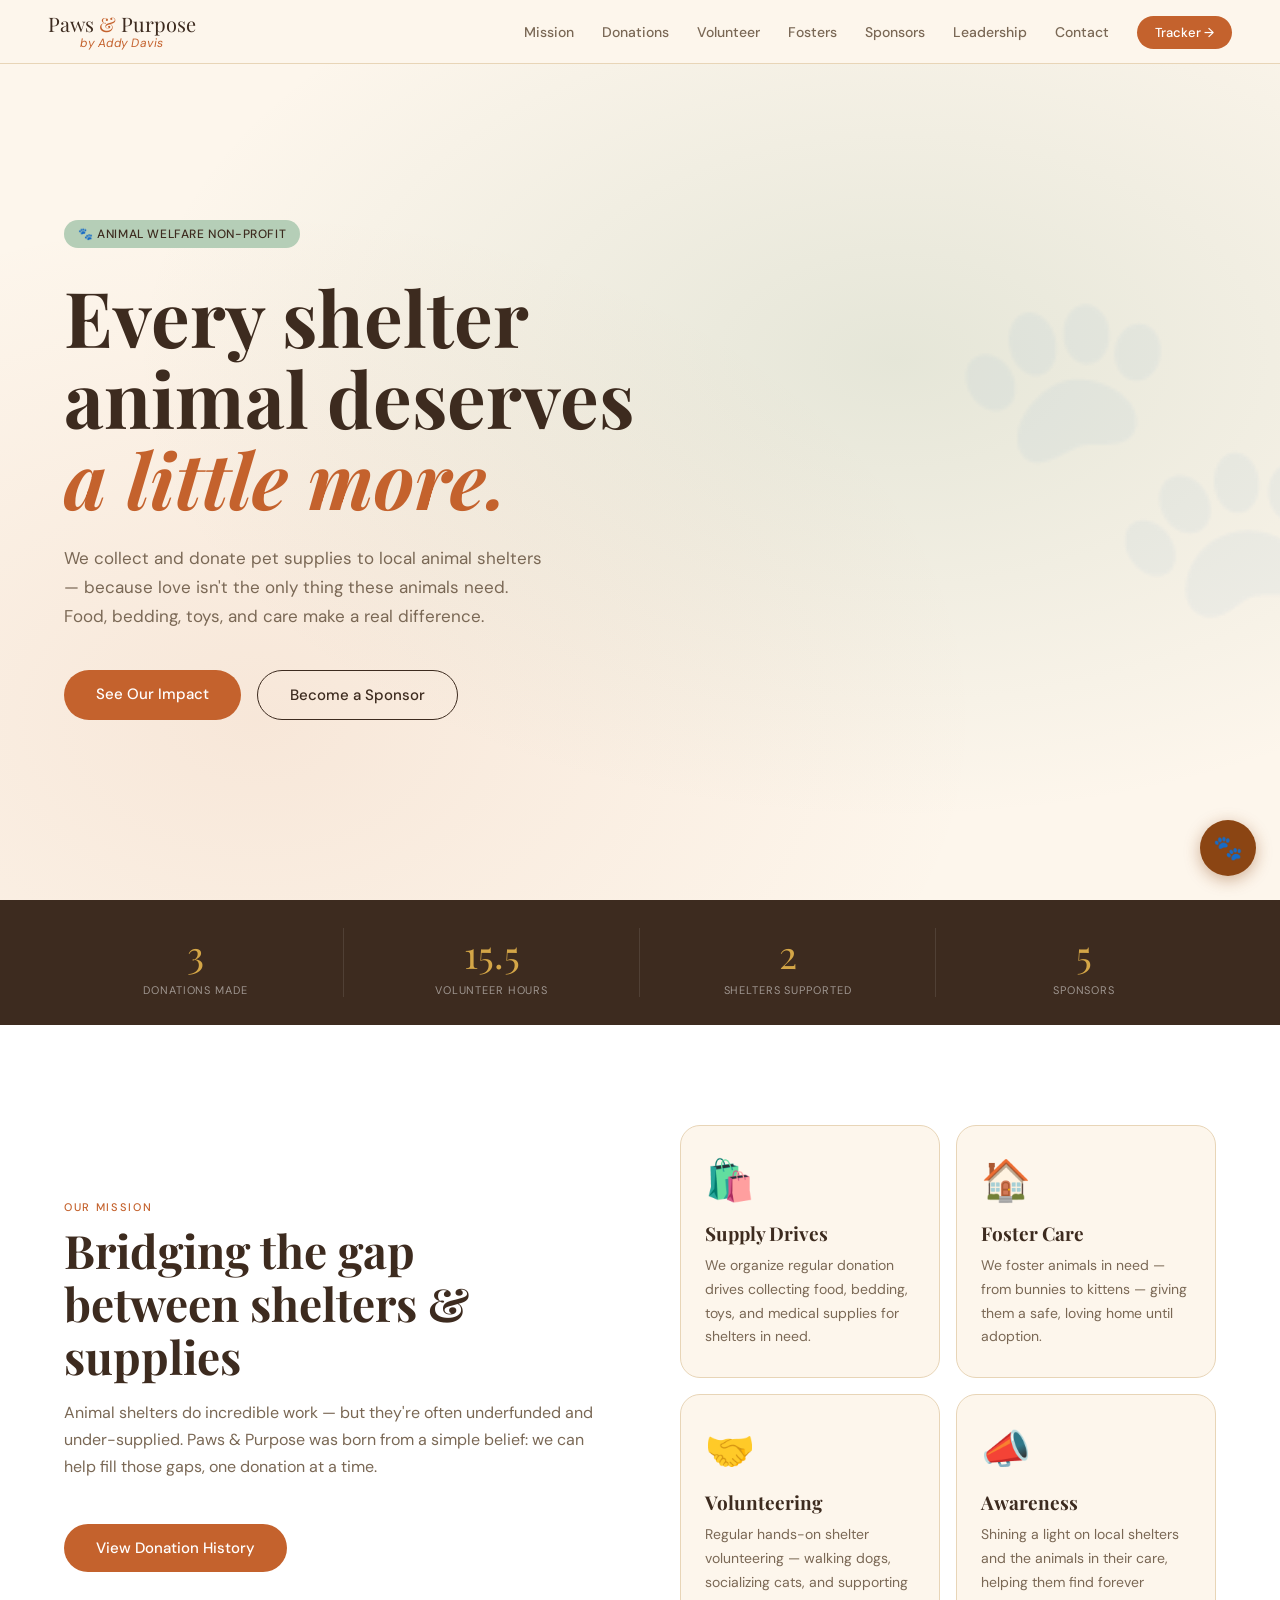
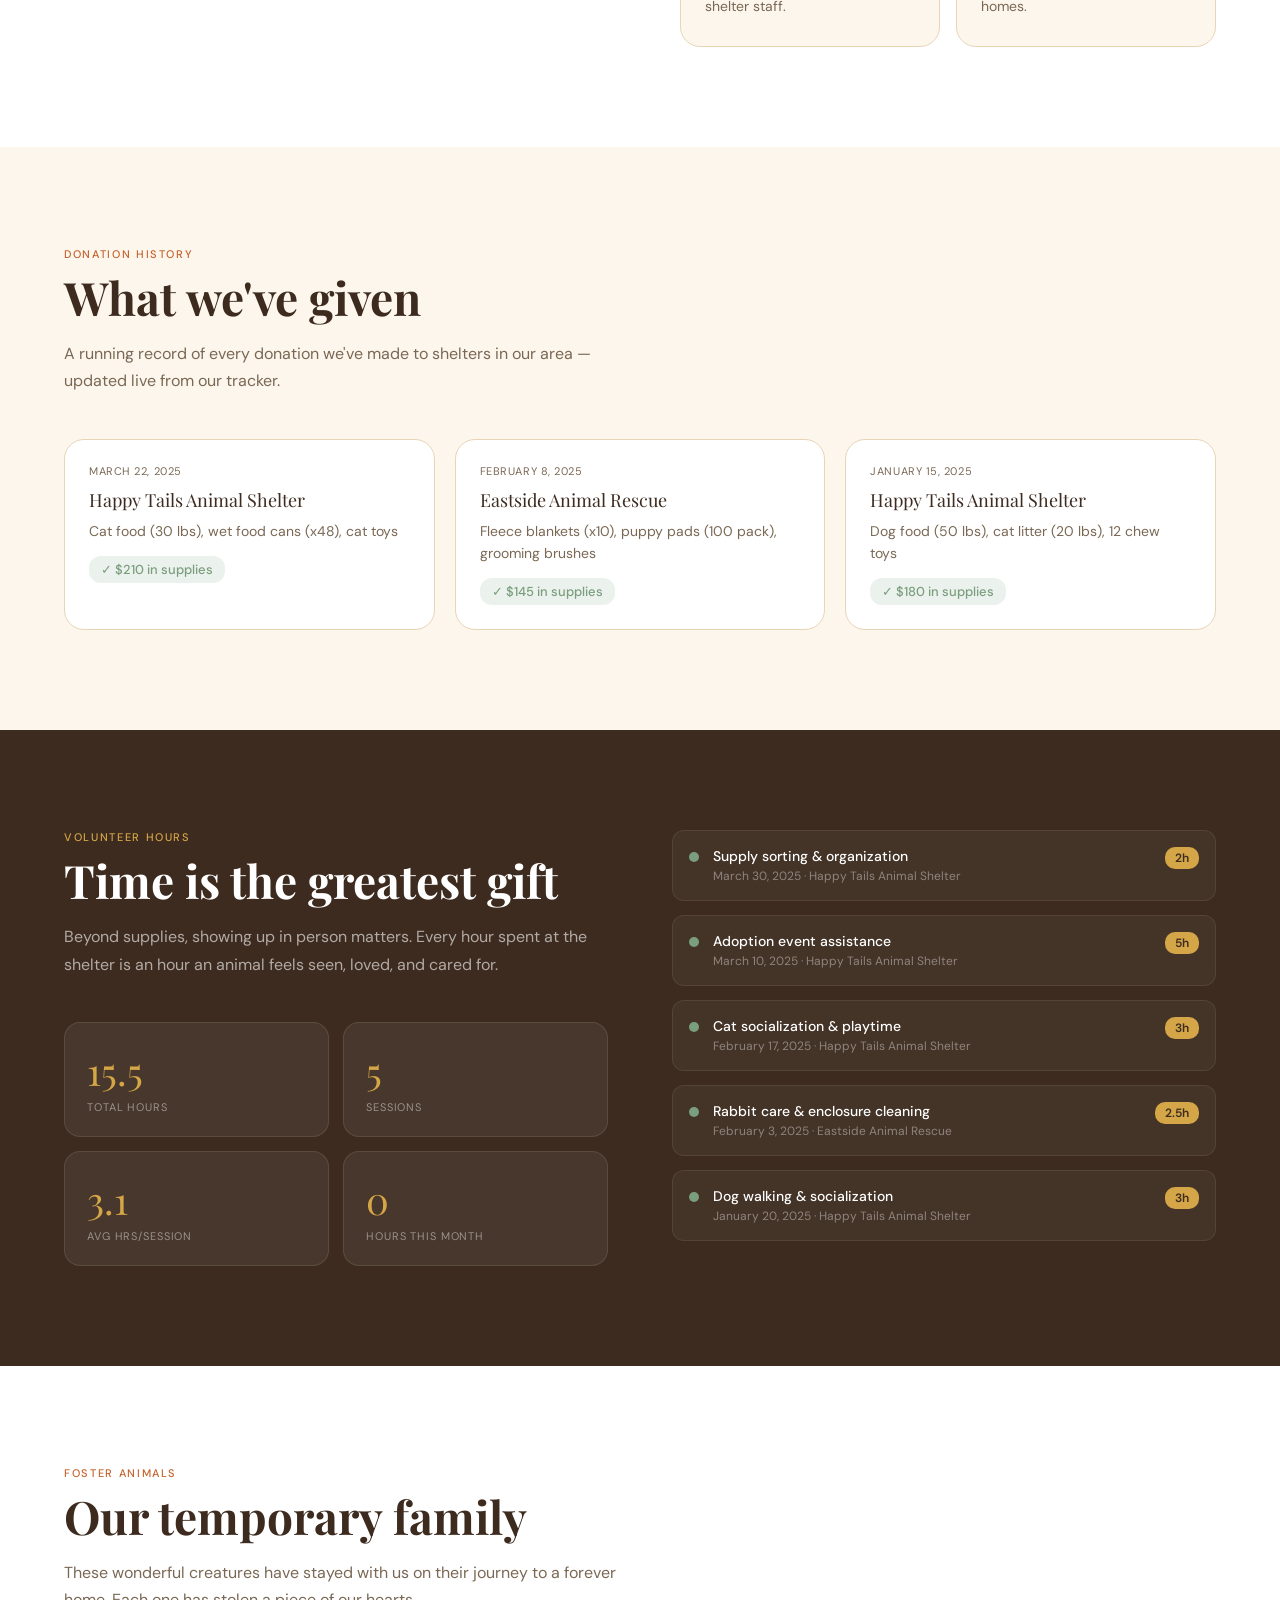
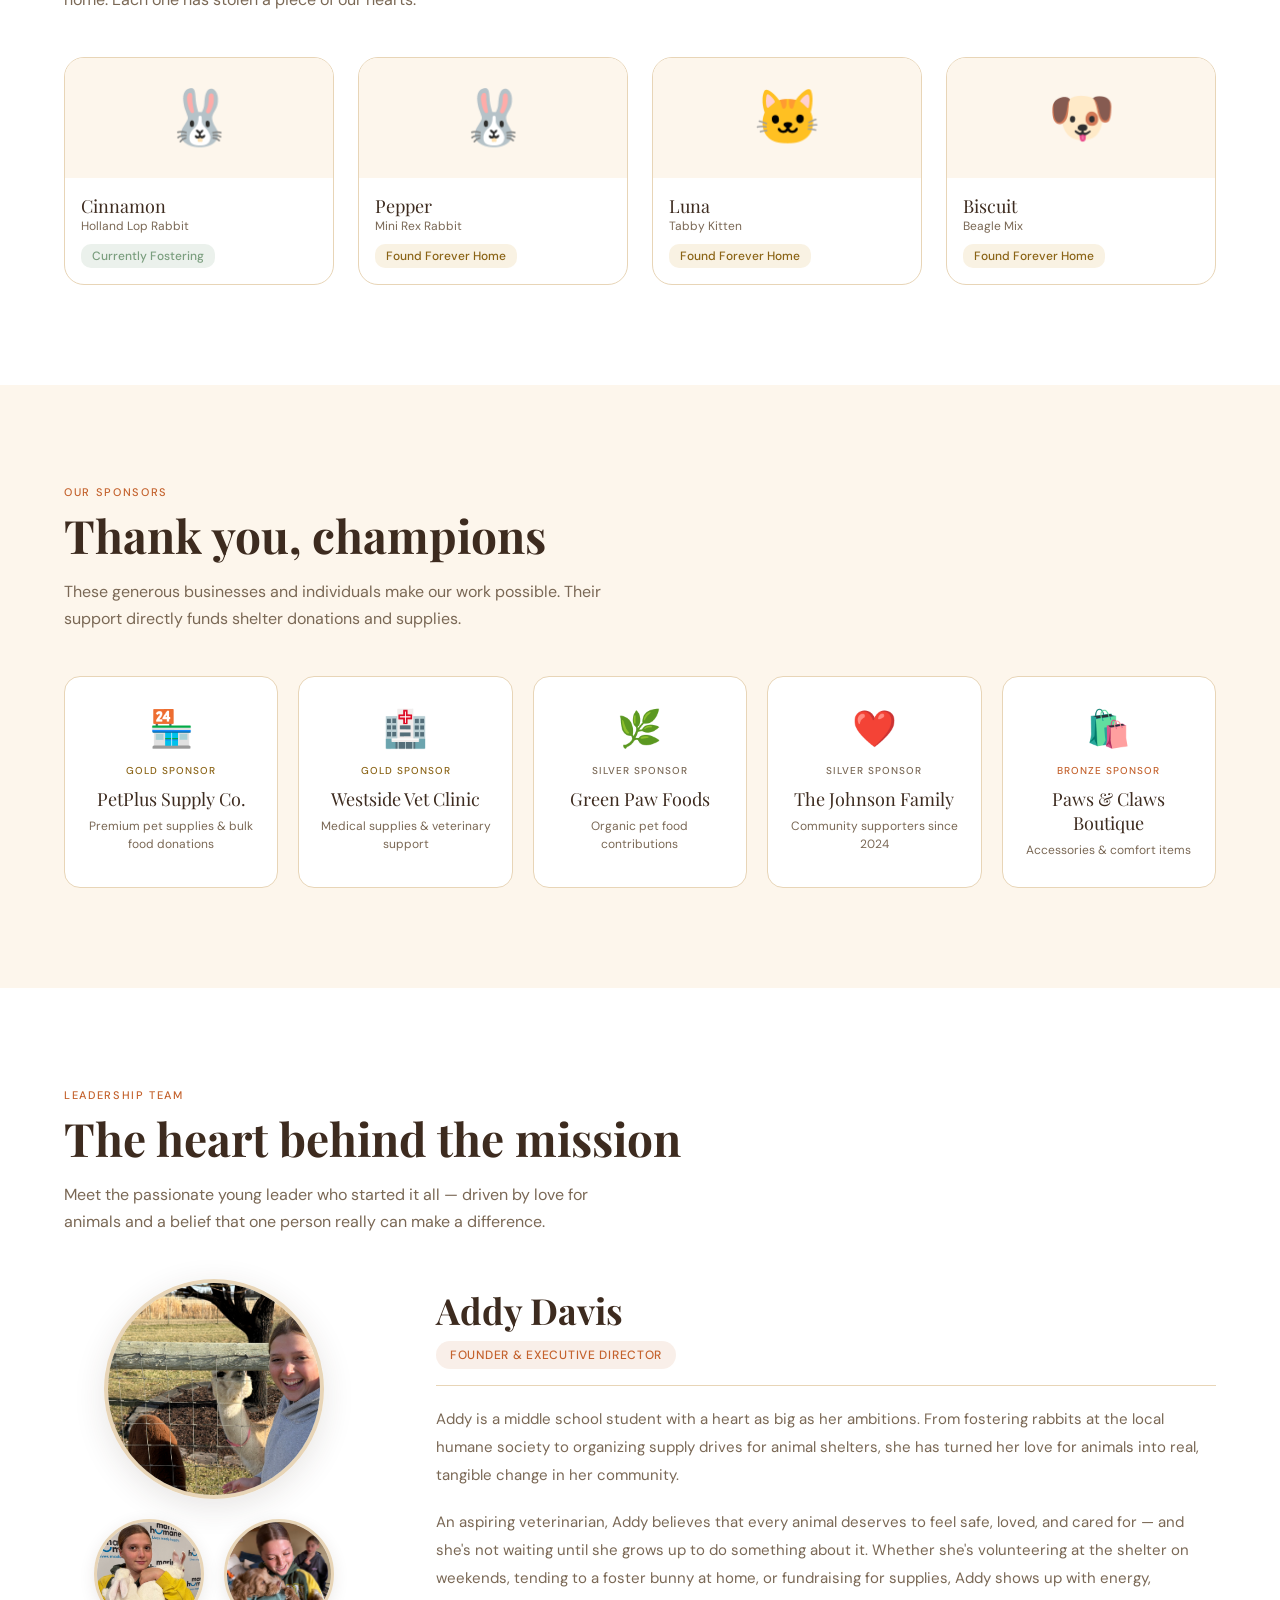
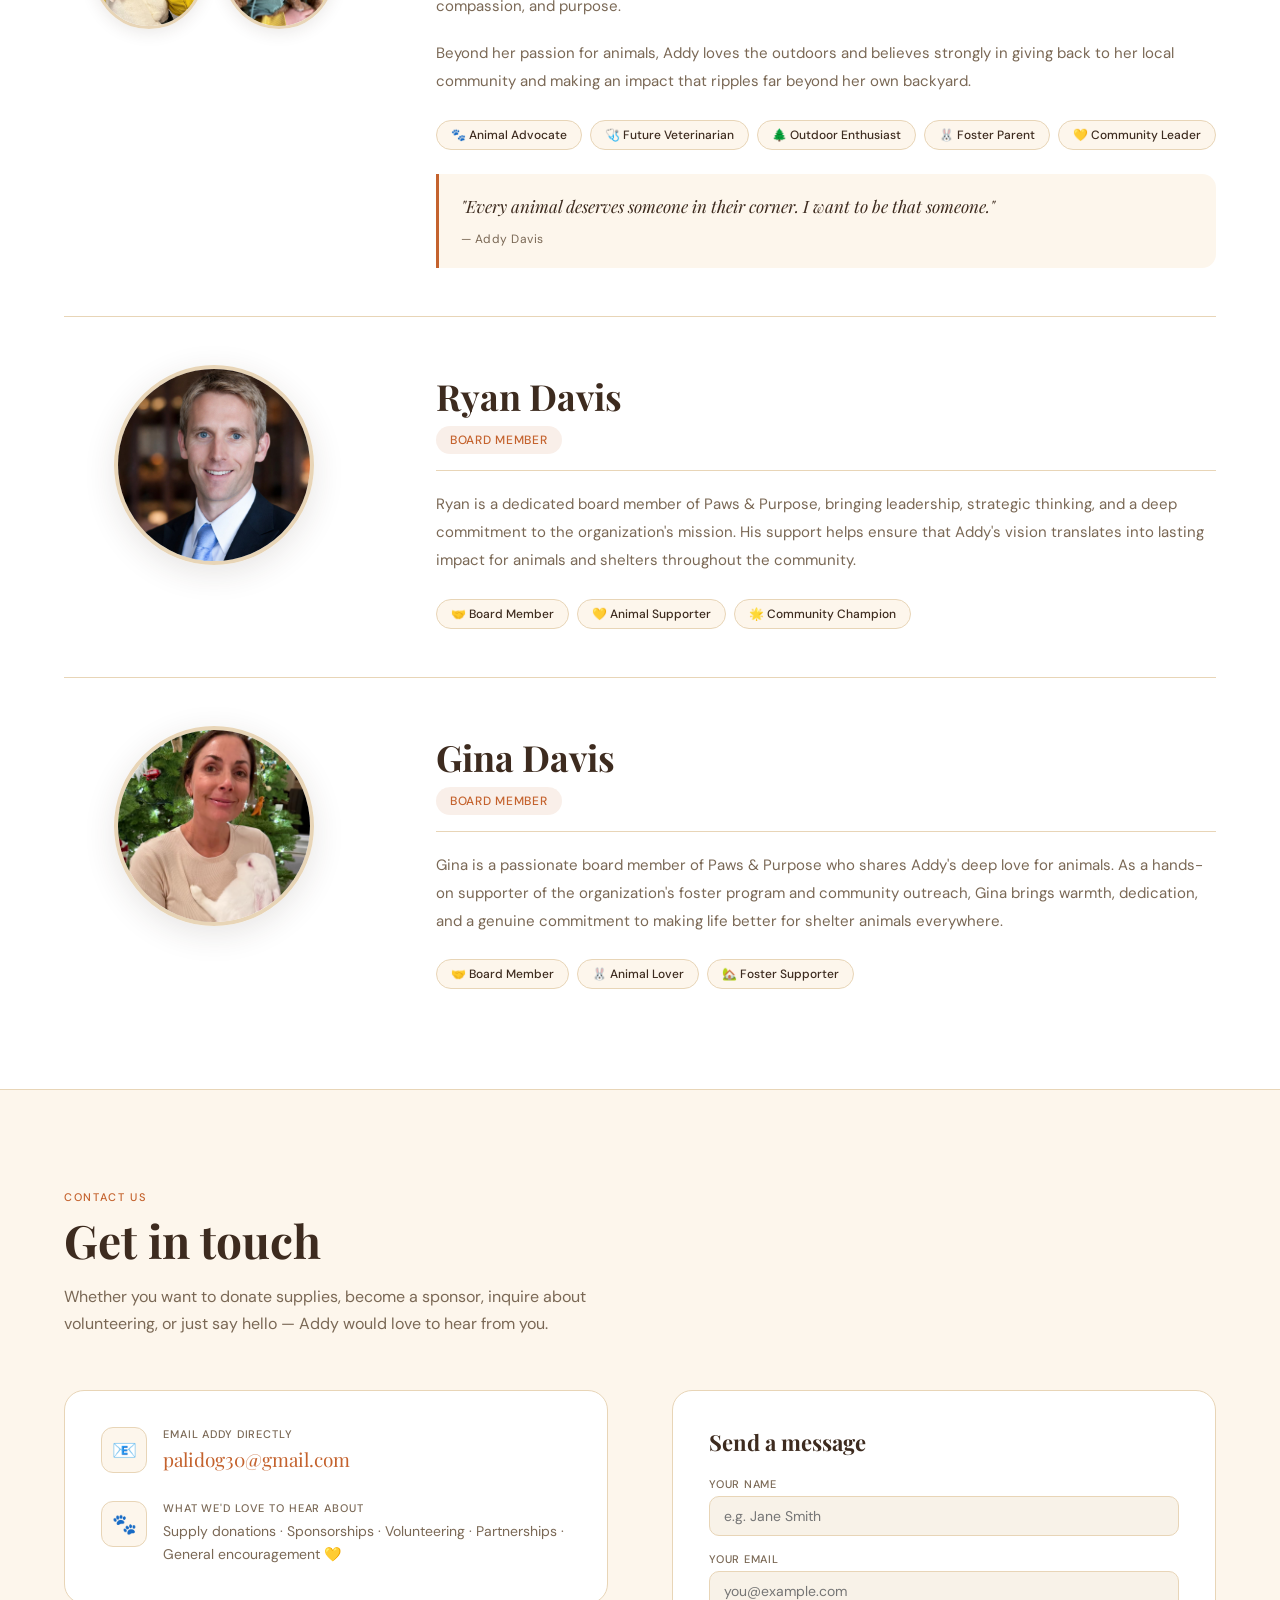
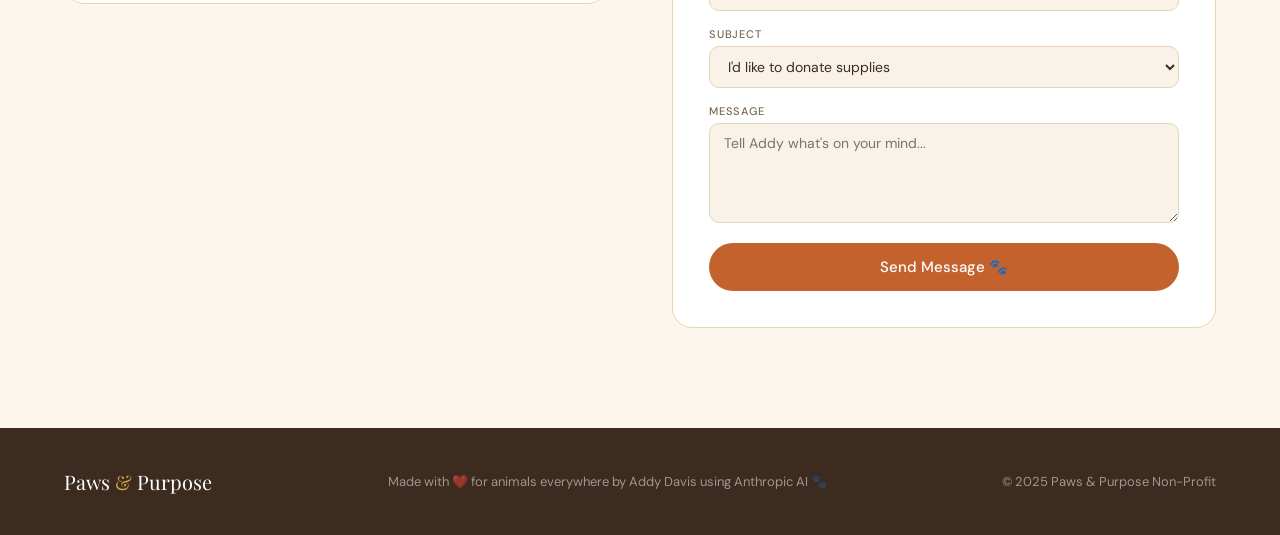
<file: index.html>
<!DOCTYPE html>
<html lang="en">
<head>
<meta charset="UTF-8">
<meta name="viewport" content="width=device-width, initial-scale=1.0">
<title>Paws & Purpose | Animal Shelter Non-Profit</title>
<meta name="description" content="Paws & Purpose — donating pet supplies to local animal shelters, one donation at a time.">
<link rel="preconnect" href="https://fonts.googleapis.com">
<link href="https://fonts.googleapis.com/css2?family=Playfair+Display:ital,wght@0,400;0,700;1,400&family=DM+Sans:wght@300;400;500&display=swap" rel="stylesheet">
<link rel="stylesheet" href="css/style.css?v=4">
</head>
<body>

<nav>
  <div class="nav-logo">
    <span class="nav-logo-main"><span style="color:#3D2B1F">Paws </span><span style="color:#C4622D">&</span><span style="color:#3D2B1F"> Purpose</span></span>
    <span class="nav-logo-by" style="color:#C4622D;font-style:italic;text-align:center;display:block">by Addy Davis</span>
  </div>
  <button class="nav-toggle" onclick="toggleMenu()" aria-label="Menu">☰</button>
  <ul class="nav-links" id="nav-links">
    <li><a href="#mission">Mission</a></li>
    <li><a href="#donations">Donations</a></li>
    <li><a href="#volunteer">Volunteer</a></li>
    <li><a href="#fosters">Fosters</a></li>
    <li><a href="#sponsors">Sponsors</a></li>
    <li><a href="#leadership">Leadership</a></li>
    <li><a href="#contact">Contact</a></li>
    <li><a href="tracker.html" class="nav-cta">Tracker →</a></li>
  </ul>
</nav>

<!-- HERO -->
<section class="hero" id="home">
  <div class="hero-bg"></div>
  <div class="paw-bg">🐾</div>
  <div class="hero-content">
    <div class="hero-badge">🐾 Animal Welfare Non-Profit</div>
    <h1 class="hero-title">Every shelter<br>animal deserves<br><em>a little more.</em></h1>
    <p class="hero-sub">We collect and donate pet supplies to local animal shelters — because love isn't the only thing these animals need. Food, bedding, toys, and care make a real difference.</p>
    <div class="hero-actions">
      <a href="#donations" class="btn-primary">See Our Impact</a>
      <a href="#sponsors" class="btn-outline">Become a Sponsor</a>
    </div>
  </div>
</section>

<!-- STATS BAR -->
<div class="stats-bar">
  <div class="stat-item">
    <div class="stat-num" id="stat-donations" data-target="0">0</div>
    <div class="stat-label">Donations Made</div>
  </div>
  <div class="stat-item">
    <div class="stat-num" id="stat-hours" data-target="0">0</div>
    <div class="stat-label">Volunteer Hours</div>
  </div>
  <div class="stat-item">
    <div class="stat-num" id="stat-shelters" data-target="0">0</div>
    <div class="stat-label">Shelters Supported</div>
  </div>
  <div class="stat-item">
    <div class="stat-num" id="stat-sponsors" data-target="0">0</div>
    <div class="stat-label">Sponsors</div>
  </div>
</div>

<!-- MISSION -->
<section class="mission" id="mission">
  <div class="mission-text">
    <p class="section-label">Our Mission</p>
    <h2 class="section-title">Bridging the gap between shelters &amp; supplies</h2>
    <p class="section-sub">Animal shelters do incredible work — but they're often underfunded and under-supplied. Paws &amp; Purpose was born from a simple belief: we can help fill those gaps, one donation at a time.</p>
    <a href="#donations" class="btn-primary">View Donation History</a>
  </div>
  <div class="mission-cards">
    <div class="mission-card">
      <div class="mission-icon">🛍️</div>
      <h3>Supply Drives</h3>
      <p>We organize regular donation drives collecting food, bedding, toys, and medical supplies for shelters in need.</p>
    </div>
    <div class="mission-card">
      <div class="mission-icon">🏠</div>
      <h3>Foster Care</h3>
      <p>We foster animals in need — from bunnies to kittens — giving them a safe, loving home until adoption.</p>
    </div>
    <div class="mission-card">
      <div class="mission-icon">🤝</div>
      <h3>Volunteering</h3>
      <p>Regular hands-on shelter volunteering — walking dogs, socializing cats, and supporting shelter staff.</p>
    </div>
    <div class="mission-card">
      <div class="mission-icon">📣</div>
      <h3>Awareness</h3>
      <p>Shining a light on local shelters and the animals in their care, helping them find forever homes.</p>
    </div>
  </div>
</section>

<!-- DONATIONS -->
<section class="donations-section" id="donations">
  <p class="section-label">Donation History</p>
  <h2 class="section-title">What we've given</h2>
  <p class="section-sub">A running record of every donation we've made to shelters in our area — updated live from our tracker.</p>
  <div class="donations-grid" id="donations-grid">
    <div class="loading-msg">Loading donation records...</div>
  </div>
  <div class="see-more" id="see-more-wrap" style="display:none">
    <button class="btn-outline" onclick="showAllDonations()">View All Donations</button>
  </div>
</section>

<!-- VOLUNTEER -->
<section class="volunteer-section" id="volunteer">
  <div class="vol-grid">
    <div class="vol-left">
      <p class="section-label">Volunteer Hours</p>
      <h2 class="section-title">Time is the greatest gift</h2>
      <p class="section-sub">Beyond supplies, showing up in person matters. Every hour spent at the shelter is an hour an animal feels seen, loved, and cared for.</p>
      <div class="vol-stats">
        <div class="vol-stat">
          <div class="vol-stat-num" id="vol-total" data-target="0">0</div>
          <div class="vol-stat-label">Total Hours</div>
        </div>
        <div class="vol-stat">
          <div class="vol-stat-num" id="vol-sessions" data-target="0">0</div>
          <div class="vol-stat-label">Sessions</div>
        </div>
        <div class="vol-stat">
          <div class="vol-stat-num" id="vol-avg" data-target="0">0</div>
          <div class="vol-stat-label">Avg Hrs/Session</div>
        </div>
        <div class="vol-stat">
          <div class="vol-stat-num" id="vol-month" data-target="0">0</div>
          <div class="vol-stat-label">Hours This Month</div>
        </div>
      </div>
    </div>
    <div class="vol-right">
      <div class="vol-log" id="vol-log">
        <div style="color:rgba(255,255,255,0.4);font-size:14px;padding:20px 0">Loading volunteer log...</div>
      </div>
    </div>
  </div>
</section>

<!-- FOSTERS -->
<section class="fosters-section" id="fosters">
  <p class="section-label">Foster Animals</p>
  <h2 class="section-title">Our temporary family</h2>
  <p class="section-sub">These wonderful creatures have stayed with us on their journey to a forever home. Each one has stolen a piece of our hearts.</p>
  <div class="fosters-grid" id="fosters-grid">
    <div class="loading-msg">Loading foster animals...</div>
  </div>
</section>

<!-- SPONSORS -->
<section class="sponsors-section" id="sponsors">
  <p class="section-label">Our Sponsors</p>
  <h2 class="section-title">Thank you, champions</h2>
  <p class="section-sub">These generous businesses and individuals make our work possible. Their support directly funds shelter donations and supplies.</p>
  <div class="sponsors-grid" id="sponsors-grid">
    <div class="loading-msg">Loading sponsors...</div>
  </div>
</section>

<!-- LEADERSHIP TEAM -->
<section class="leadership-section" id="leadership">
  <p class="section-label">Leadership Team</p>
  <h2 class="section-title">The heart behind the mission</h2>
  <p class="section-sub">Meet the passionate young leader who started it all — driven by love for animals and a belief that one person really can make a difference.</p>

  <div class="leader-card">
    <!-- Circle photos column -->
    <div class="leader-photo-col">
      <div class="leader-circle-main">
        <img src="images/addy-main.jpg" alt="Addy Davis with alpacas" />
      </div>
      <div class="leader-circle-row">
        <div class="leader-circle-sm">
          <img src="images/addy-bunny.png" alt="Addy fostering a rabbit" />
        </div>
        <div class="leader-circle-sm">
          <img src="images/addy-dog.png" alt="Addy cuddling a puppy" />
        </div>
      </div>
    </div>

    <!-- Bio column -->
    <div class="leader-bio">
      <div class="leader-name-block">
        <h3 class="leader-name">Addy Davis</h3>
        <span class="leader-title-badge">Founder &amp; Executive Director</span>
      </div>

      <p class="leader-desc">Addy is a middle school student with a heart as big as her ambitions. From fostering rabbits at the local humane society to organizing supply drives for animal shelters, she has turned her love for animals into real, tangible change in her community.</p>

      <p class="leader-desc">An aspiring veterinarian, Addy believes that every animal deserves to feel safe, loved, and cared for — and she's not waiting until she grows up to do something about it. Whether she's volunteering at the shelter on weekends, tending to a foster bunny at home, or fundraising for supplies, Addy shows up with energy, compassion, and purpose.</p>

      <p class="leader-desc">Beyond her passion for animals, Addy loves the outdoors and believes strongly in giving back to her local community and making an impact that ripples far beyond her own backyard.</p>

      <div class="leader-tags">
        <span class="leader-tag">🐾 Animal Advocate</span>
        <span class="leader-tag">🩺 Future Veterinarian</span>
        <span class="leader-tag">🌲 Outdoor Enthusiast</span>
        <span class="leader-tag">🐰 Foster Parent</span>
        <span class="leader-tag">💛 Community Leader</span>
      </div>

      <blockquote class="leader-quote">
        "Every animal deserves someone in their corner. I want to be that someone."
        <cite>— Addy Davis</cite>
      </blockquote>
    </div>
  </div>

  <hr class="leader-divider">

  <!-- RYAN DAVIS -->
  <div class="leader-card board-card">
    <div class="leader-photo-col">
      <div class="leader-circle-main">
        <img src="images/ryan-davis.png" alt="Ryan Davis, Board Member" />
      </div>
    </div>
    <div class="leader-bio">
      <div class="leader-name-block">
        <h3 class="leader-name">Ryan Davis</h3>
        <span class="leader-title-badge">Board Member</span>
      </div>
      <p class="leader-desc">Ryan is a dedicated board member of Paws &amp; Purpose, bringing leadership, strategic thinking, and a deep commitment to the organization's mission. His support helps ensure that Addy's vision translates into lasting impact for animals and shelters throughout the community.</p>
      <div class="leader-tags">
        <span class="leader-tag">🤝 Board Member</span>
        <span class="leader-tag">💛 Animal Supporter</span>
        <span class="leader-tag">🌟 Community Champion</span>
      </div>
    </div>
  </div>

  <hr class="leader-divider">

  <!-- GINA DAVIS -->
  <div class="leader-card board-card">
    <div class="leader-photo-col">
      <div class="leader-circle-main">
        <img src="images/gina-davis.jpg" alt="Gina Davis, Board Member" />
      </div>
    </div>
    <div class="leader-bio">
      <div class="leader-name-block">
        <h3 class="leader-name">Gina Davis</h3>
        <span class="leader-title-badge">Board Member</span>
      </div>
      <p class="leader-desc">Gina is a passionate board member of Paws &amp; Purpose who shares Addy's deep love for animals. As a hands-on supporter of the organization's foster program and community outreach, Gina brings warmth, dedication, and a genuine commitment to making life better for shelter animals everywhere.</p>
      <div class="leader-tags">
        <span class="leader-tag">🤝 Board Member</span>
        <span class="leader-tag">🐰 Animal Lover</span>
        <span class="leader-tag">🏡 Foster Supporter</span>
      </div>
    </div>
  </div>

</section>

<!-- CONTACT -->
<section class="contact-section" id="contact">
  <div class="contact-header">
    <p class="section-label">Contact Us</p>
    <h2 class="section-title">Get in touch</h2>
    <p class="section-sub">Whether you want to donate supplies, become a sponsor, inquire about volunteering, or just say hello — Addy would love to hear from you.</p>
  </div>

  <div class="contact-inner">
    <div class="contact-left">
      <div class="contact-ways">
        <div class="contact-way">
          <div class="contact-way-icon">📧</div>
          <div>
            <div class="contact-way-label">Email Addy directly</div>
            <a href="mailto:palidog30@gmail.com" class="contact-email">palidog30@gmail.com</a>
          </div>
        </div>
        <div class="contact-way">
          <div class="contact-way-icon">🐾</div>
          <div>
            <div class="contact-way-label">What we'd love to hear about</div>
            <div class="contact-way-text">Supply donations · Sponsorships · Volunteering · Partnerships · General encouragement 💛</div>
          </div>
        </div>
      </div>
    </div>
    <div class="contact-right">
      <div class="contact-form-card">
        <h3 class="contact-form-title">Send a message</h3>
        <div class="contact-field">
          <label>Your Name</label>
          <input type="text" id="c-name" placeholder="e.g. Jane Smith" />
        </div>
        <div class="contact-field">
          <label>Your Email</label>
          <input type="email" id="c-email" placeholder="you@example.com" />
        </div>
        <div class="contact-field">
          <label>Subject</label>
          <select id="c-subject">
            <option>I'd like to donate supplies</option>
            <option>I'm interested in sponsoring</option>
            <option>I'd like to volunteer</option>
            <option>General inquiry</option>
            <option>Just saying hi! 👋</option>
          </select>
        </div>
        <div class="contact-field">
          <label>Message</label>
          <textarea id="c-message" placeholder="Tell Addy what's on your mind..."></textarea>
        </div>
        <button class="btn-primary contact-send" onclick="sendMessage()">Send Message 🐾</button>
        <div class="contact-confirm" id="contact-confirm">✅ Thanks! Your message will be sent to Addy — she'll get back to you soon.</div>
      </div>
    </div>
  </div>
</section>

<footer>
  <div class="footer-logo">Paws <span>&</span> Purpose</div>
  <div class="footer-tagline">Made with ❤️ for animals everywhere by Addy Davis using Anthropic AI 🐾</div>
  <div class="footer-copy">© 2025 Paws &amp; Purpose Non-Profit</div>
</footer>

<script src="js/storage.js"></script>
<script src="js/website.js"></script>
<script src="js/chat.js"></script>
<script>
function sendMessage() {
  const name = document.getElementById('c-name').value.trim();
  const email = document.getElementById('c-email').value.trim();
  const subject = document.getElementById('c-subject').value;
  const message = document.getElementById('c-message').value.trim();
  if (!name || !email || !message) { alert('Please fill in your name, email, and message.'); return; }
  const mailto = 'mailto:palidog30@gmail.com'
    + '?subject=' + encodeURIComponent('[Paws & Purpose] ' + subject)
    + '&body=' + encodeURIComponent('From: ' + name + ' (' + email + ')\n\n' + message);
  window.location.href = mailto;
  document.getElementById('contact-confirm').style.display = 'block';
  document.getElementById('c-name').value = '';
  document.getElementById('c-email').value = '';
  document.getElementById('c-message').value = '';
}
</script>
</body>
</html>
</file>
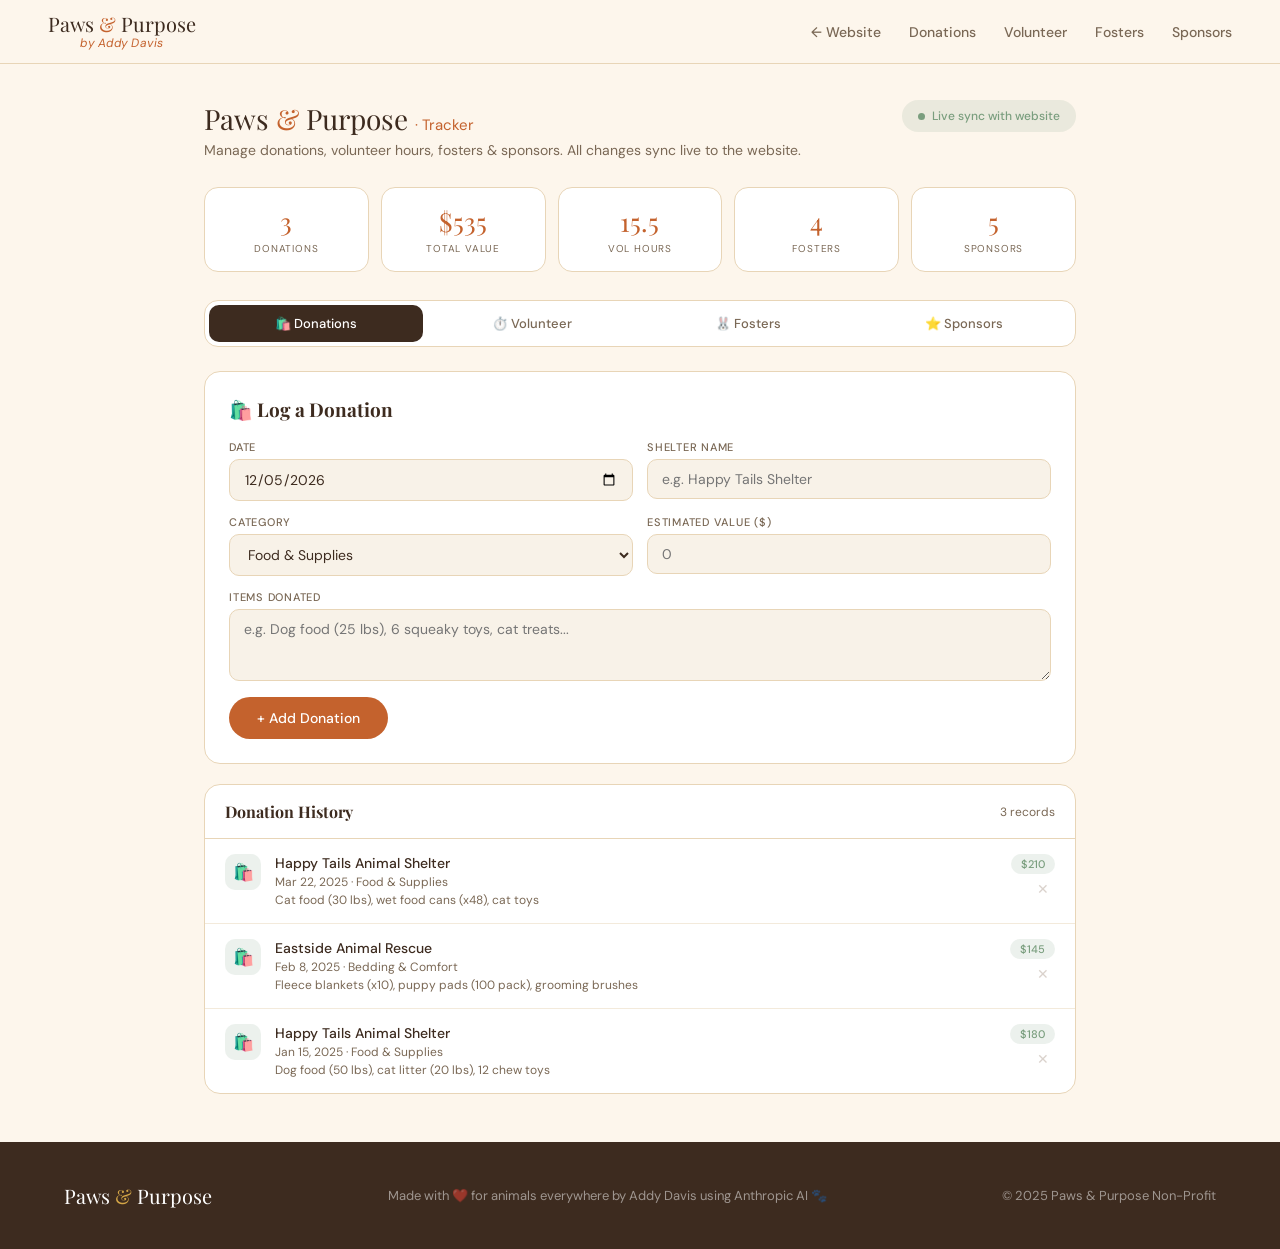
<file: tracker.html>
<!DOCTYPE html>
<html lang="en">
<head>
<meta charset="UTF-8">
<meta name="viewport" content="width=device-width, initial-scale=1.0">
<title>Paws & Purpose | Tracker</title>
<link rel="preconnect" href="https://fonts.googleapis.com">
<link href="https://fonts.googleapis.com/css2?family=Playfair+Display:wght@400;600&family=DM+Sans:wght@300;400;500&display=swap" rel="stylesheet">
<link rel="stylesheet" href="css/style.css?v=4">
<link rel="stylesheet" href="css/tracker.css?v=4">
</head>
<body class="tracker-body">

<nav>
  <div class="nav-logo">
    <span class="nav-logo-main"><span style="color:#3D2B1F">Paws </span><span style="color:#C4622D">&</span><span style="color:#3D2B1F"> Purpose</span></span>
    <span class="nav-logo-by" style="color:#C4622D;font-style:italic;text-align:center;display:block">by Addy Davis</span>
  </div>
  <button class="nav-toggle" onclick="toggleMenu()" aria-label="Menu">☰</button>
  <ul class="nav-links" id="nav-links">
    <li><a href="index.html">← Website</a></li>
    <li><a href="index.html#donations">Donations</a></li>
    <li><a href="index.html#volunteer">Volunteer</a></li>
    <li><a href="index.html#fosters">Fosters</a></li>
    <li><a href="index.html#sponsors">Sponsors</a></li>
  </ul>
</nav>

<div class="tracker-app">
  <div class="app-header">
    <div>
      <div class="app-title">Paws <span>&</span> Purpose <span class="app-subtitle">· Tracker</span></div>
      <div class="app-desc">Manage donations, volunteer hours, fosters &amp; sponsors. All changes sync live to the website.</div>
    </div>
    <div class="sync-badge"><div class="sync-dot"></div>Live sync with website</div>
  </div>

  <!-- SUMMARY -->
  <div class="summary-row">
    <div class="sum-card"><div class="sum-num" id="s-donations">0</div><div class="sum-label">Donations</div></div>
    <div class="sum-card"><div class="sum-num" id="s-value">$0</div><div class="sum-label">Total Value</div></div>
    <div class="sum-card"><div class="sum-num" id="s-hours">0</div><div class="sum-label">Vol Hours</div></div>
    <div class="sum-card"><div class="sum-num" id="s-fosters">0</div><div class="sum-label">Fosters</div></div>
    <div class="sum-card"><div class="sum-num" id="s-sponsors">0</div><div class="sum-label">Sponsors</div></div>
  </div>

  <!-- TABS -->
  <div class="tabs">
    <button class="tab active" onclick="switchTab('donations',this)">🛍️ Donations</button>
    <button class="tab" onclick="switchTab('volunteer',this)">⏱️ Volunteer</button>
    <button class="tab" onclick="switchTab('fosters',this)">🐰 Fosters</button>
    <button class="tab" onclick="switchTab('sponsors',this)">⭐ Sponsors</button>
  </div>

  <!-- DONATIONS PANEL -->
  <div class="panel active" id="panel-donations">
    <div class="form-card">
      <h3>🛍️ Log a Donation</h3>
      <div class="form-row">
        <div class="form-group"><label>Date</label><input type="date" id="d-date"></div>
        <div class="form-group"><label>Shelter Name</label><input type="text" id="d-shelter" placeholder="e.g. Happy Tails Shelter"></div>
      </div>
      <div class="form-row">
        <div class="form-group">
          <label>Category</label>
          <select id="d-category">
            <option>Food &amp; Supplies</option>
            <option>Bedding &amp; Comfort</option>
            <option>Toys &amp; Enrichment</option>
            <option>Medical Supplies</option>
            <option>Other</option>
          </select>
        </div>
        <div class="form-group"><label>Estimated Value ($)</label><input type="number" id="d-value" placeholder="0" min="0"></div>
      </div>
      <div class="form-group full" style="margin-bottom:16px"><label>Items Donated</label><textarea id="d-items" placeholder="e.g. Dog food (25 lbs), 6 squeaky toys, cat treats..."></textarea></div>
      <button class="btn-add" onclick="addDonation()">+ Add Donation</button>
    </div>
    <div class="records-card">
      <div class="records-header"><h3>Donation History</h3><span class="record-count" id="d-count">0 records</span></div>
      <div id="donation-list"></div>
    </div>
  </div>

  <!-- VOLUNTEER PANEL -->
  <div class="panel" id="panel-volunteer">
    <div class="form-card">
      <h3>⏱️ Log Volunteer Session</h3>
      <div class="form-row triple">
        <div class="form-group"><label>Date</label><input type="date" id="v-date"></div>
        <div class="form-group"><label>Hours</label><input type="number" id="v-hours" placeholder="0" min="0.5" step="0.5"></div>
        <div class="form-group"><label>Shelter</label><input type="text" id="v-shelter" placeholder="Shelter name"></div>
      </div>
      <div class="form-group full" style="margin-bottom:16px"><label>Activity Description</label><input type="text" id="v-activity" placeholder="e.g. Dog walking &amp; socialization, rabbit care, adoption event..."></div>
      <button class="btn-add" onclick="addVolunteer()">+ Log Session</button>
    </div>
    <div class="records-card">
      <div class="records-header"><h3>Volunteer Log</h3><span class="record-count" id="v-count">0 sessions</span></div>
      <div id="volunteer-list"></div>
    </div>
  </div>

  <!-- FOSTERS PANEL -->
  <div class="panel" id="panel-fosters">
    <div class="form-card">
      <h3>🐰 Add Foster Animal</h3>
      <div class="form-row">
        <div class="form-group"><label>Animal Name</label><input type="text" id="f-name" placeholder="e.g. Cinnamon"></div>
        <div class="form-group"><label>Species / Breed</label><input type="text" id="f-type" placeholder="e.g. Holland Lop Rabbit"></div>
      </div>
      <div class="form-row">
        <div class="form-group"><label>Date Arrived</label><input type="date" id="f-date"></div>
        <div class="form-group">
          <label>Emoji / Icon</label>
          <select id="f-emoji">
            <option value="🐰">🐰 Rabbit</option>
            <option value="🐱">🐱 Cat</option>
            <option value="🐶">🐶 Dog</option>
            <option value="🐹">🐹 Small Animal</option>
            <option value="🐾">🐾 Other</option>
          </select>
        </div>
      </div>
      <div class="form-group" style="margin-bottom:16px">
        <label>Status</label>
        <div class="status-btns">
          <button class="status-btn selected" onclick="selectStatus(this,'current')">Currently Fostering</button>
          <button class="status-btn" onclick="selectStatus(this,'adopted')">Found Forever Home</button>
          <button class="status-btn" onclick="selectStatus(this,'returned')">Returned to Shelter</button>
        </div>
      </div>
      <button class="btn-add" onclick="addFoster()">+ Add Foster Animal</button>
    </div>
    <div class="records-card">
      <div class="records-header"><h3>Foster History</h3><span class="record-count" id="f-count">0 animals</span></div>
      <div id="foster-list"></div>
    </div>
  </div>

  <!-- SPONSORS PANEL -->
  <div class="panel" id="panel-sponsors">
    <div class="form-card">
      <h3>⭐ Add Sponsor</h3>
      <div class="form-row">
        <div class="form-group"><label>Sponsor Name</label><input type="text" id="sp-name" placeholder="Business or person name"></div>
        <div class="form-group">
          <label>Emoji / Logo</label>
          <select id="sp-emoji">
            <option value="🏪">🏪 Store</option>
            <option value="🏥">🏥 Veterinary</option>
            <option value="🌿">🌿 Food / Organic</option>
            <option value="❤️">❤️ Individual</option>
            <option value="🛍️">🛍️ Boutique</option>
            <option value="🏢">🏢 Business</option>
          </select>
        </div>
      </div>
      <div class="form-group" style="margin-bottom:14px">
        <label>Sponsor Tier</label>
        <div class="tier-select">
          <div class="tier-opt selected-gold" onclick="selectTier(this,'gold')">⭐ Gold</div>
          <div class="tier-opt" onclick="selectTier(this,'silver')">🥈 Silver</div>
          <div class="tier-opt" onclick="selectTier(this,'bronze')">🥉 Bronze</div>
        </div>
      </div>
      <div class="form-group" style="margin-bottom:16px"><label>Description</label><input type="text" id="sp-desc" placeholder="e.g. Organic pet food contributions"></div>
      <button class="btn-add" onclick="addSponsor()">+ Add Sponsor</button>
    </div>
    <div class="records-card">
      <div class="records-header"><h3>Current Sponsors</h3><span class="record-count" id="sp-count">0 sponsors</span></div>
      <div id="sponsor-list"></div>
    </div>
  </div>
</div>

<footer>
  <div class="footer-logo">Paws <span>&</span> Purpose</div>
  <div class="footer-tagline">Made with ❤️ for animals everywhere by Addy Davis using Anthropic AI 🐾</div>
  <div class="footer-copy">© 2025 Paws &amp; Purpose Non-Profit</div>
</footer>

<script src="js/storage.js"></script>
<script src="js/tracker.js"></script>
</body>
</html>
</file>
<file: css/style.css>
/* =============================================
   PAWS & PURPOSE — Shared Styles
   ============================================= */

*, *::before, *::after { box-sizing: border-box; margin: 0; padding: 0; }

:root {
  --cream: #FDF6EC;
  --tan: #E8D5B7;
  --terra: #C4622D;
  --brown: #3D2B1F;
  --sage: #7A9E7E;
  --sage-light: #B5CEB7;
  --gold: #D4A647;
  --muted: #7A6855;
  --white: #FFFFFF;
  --surface: #F8F2E8;
}

html { scroll-behavior: smooth; }

body {
  font-family: 'DM Sans', sans-serif;
  background: var(--cream);
  color: var(--brown);
  overflow-x: hidden;
}

/* ---- NAV ---- */
nav {
  position: fixed;
  top: 0; width: 100%;
  z-index: 100;
  background: rgba(253,246,236,0.94);
  backdrop-filter: blur(12px);
  border-bottom: 1px solid var(--tan);
  padding: 14px 48px;
  display: flex;
  align-items: center;
  justify-content: space-between;
}
.nav-logo {
  font-family: 'Playfair Display', Georgia, 'Times New Roman', serif;
  font-size: 20px;
  color: #C4622D;
  text-decoration: none;
  display: flex;
  flex-direction: column;
  gap: 3px;
  align-items: center;
}
.nav-logo-main { display: block; line-height: 1; color: #C4622D; }
.nav-logo-amp { color: #C4622D; }
.nav-logo span { color: #C4622D; }
.nav-logo-by {
  display: block;
  font-family: 'DM Sans', 'Helvetica Neue', Arial, sans-serif;
  font-size: 12px;
  font-style: italic;
  color: #C4622D;
  font-weight: 400;
  letter-spacing: 0.02em;
  line-height: 1;
  text-align: center;
  width: 100%;
}
.nav-links {
  display: flex;
  gap: 28px;
  list-style: none;
  align-items: center;
}
.nav-links a {
  text-decoration: none;
  font-size: 14px;
  color: var(--muted);
  font-weight: 500;
  transition: color 0.2s;
}
.nav-links a:hover { color: var(--terra); }
.nav-cta {
  background: var(--terra);
  color: white !important;
  padding: 8px 18px;
  border-radius: 20px;
  font-size: 13px !important;
}
.nav-cta:hover { opacity: 0.9; }
.nav-toggle {
  display: none;
  background: none;
  border: none;
  font-size: 22px;
  cursor: pointer;
  color: var(--brown);
}

/* ---- BUTTONS ---- */
.btn-primary {
  background: var(--terra);
  color: white;
  border: none;
  padding: 14px 32px;
  border-radius: 40px;
  font-size: 15px;
  font-weight: 500;
  cursor: pointer;
  text-decoration: none;
  display: inline-block;
  transition: transform 0.2s, box-shadow 0.2s;
  font-family: 'DM Sans', sans-serif;
}
.btn-primary:hover { transform: translateY(-2px); box-shadow: 0 8px 24px rgba(196,98,45,0.3); }
.btn-outline {
  background: transparent;
  color: var(--brown);
  border: 1.5px solid var(--brown);
  padding: 14px 32px;
  border-radius: 40px;
  font-size: 15px;
  font-weight: 500;
  cursor: pointer;
  text-decoration: none;
  display: inline-block;
  transition: all 0.2s;
  font-family: 'DM Sans', sans-serif;
}
.btn-outline:hover { background: var(--brown); color: white; }

/* ---- SECTION SHARED ---- */
.section-label {
  font-size: 11px;
  letter-spacing: 0.15em;
  text-transform: uppercase;
  color: var(--terra);
  font-weight: 500;
  margin-bottom: 10px;
}
.section-title {
  font-family: 'Playfair Display', serif;
  font-size: clamp(28px, 4vw, 46px);
  color: var(--brown);
  line-height: 1.15;
  margin-bottom: 16px;
}
.section-sub {
  font-size: 16px;
  color: var(--muted);
  line-height: 1.7;
  max-width: 560px;
  margin-bottom: 44px;
}
.loading-msg {
  grid-column: 1 / -1;
  text-align: center;
  padding: 48px;
  color: var(--muted);
  font-size: 15px;
}

/* ---- HERO ---- */
.hero {
  min-height: 100vh;
  display: flex;
  align-items: center;
  padding: 120px 64px 80px;
  position: relative;
  overflow: hidden;
}
.hero-bg {
  position: absolute; inset: 0;
  background:
    radial-gradient(ellipse at 70% 40%, rgba(122,158,126,0.18) 0%, transparent 60%),
    radial-gradient(ellipse at 20% 80%, rgba(196,98,45,0.10) 0%, transparent 50%);
}
.paw-bg {
  position: absolute;
  right: -60px; top: 50%;
  transform: translateY(-50%);
  font-size: 320px;
  opacity: 0.04;
  user-select: none;
  pointer-events: none;
}
.hero-content { position: relative; max-width: 640px; }
.hero-badge {
  display: inline-flex;
  align-items: center;
  gap: 8px;
  background: var(--sage-light);
  color: var(--brown);
  font-size: 12px;
  font-weight: 500;
  padding: 6px 14px;
  border-radius: 20px;
  margin-bottom: 28px;
  letter-spacing: 0.05em;
  text-transform: uppercase;
}
.hero-title {
  font-family: 'Playfair Display', serif;
  font-size: clamp(44px, 6vw, 78px);
  line-height: 1.06;
  color: var(--brown);
  margin-bottom: 24px;
}
.hero-title em { color: var(--terra); font-style: italic; }
.hero-sub {
  font-size: 17px;
  line-height: 1.7;
  color: var(--muted);
  max-width: 480px;
  margin-bottom: 40px;
}
.hero-actions { display: flex; gap: 16px; flex-wrap: wrap; }

/* ---- STATS BAR ---- */
.stats-bar {
  background: var(--brown);
  padding: 28px 48px;
  display: grid;
  grid-template-columns: repeat(4, 1fr);
}
.stat-item {
  text-align: center;
  padding: 0 20px;
  border-right: 1px solid rgba(255,255,255,0.1);
}
.stat-item:last-child { border-right: none; }
.stat-num {
  font-family: 'Playfair Display', serif;
  font-size: 38px;
  color: var(--gold);
}
.stat-label {
  font-size: 11px;
  color: rgba(255,255,255,0.5);
  letter-spacing: 0.08em;
  text-transform: uppercase;
  margin-top: 4px;
}

/* ---- MISSION ---- */
.mission {
  display: grid;
  grid-template-columns: 1fr 1fr;
  gap: 80px;
  align-items: center;
  padding: 100px 64px;
  background: var(--white);
}
.mission-cards {
  display: grid;
  grid-template-columns: 1fr 1fr;
  gap: 16px;
}
.mission-card {
  background: var(--cream);
  border-radius: 20px;
  padding: 28px 24px;
  border: 1px solid var(--tan);
}
.mission-icon { font-size: 40px; margin-bottom: 14px; }
.mission-card h3 {
  font-family: 'Playfair Display', serif;
  font-size: 19px;
  color: var(--brown);
  margin-bottom: 8px;
}
.mission-card p { font-size: 14px; color: var(--muted); line-height: 1.7; }

/* ---- DONATIONS ---- */
.donations-section {
  padding: 100px 64px;
  background: var(--cream);
}
.donations-grid {
  display: grid;
  grid-template-columns: repeat(auto-fill, minmax(290px, 1fr));
  gap: 20px;
}
.donation-card {
  background: var(--white);
  border: 1px solid var(--tan);
  border-radius: 20px;
  padding: 24px;
  transition: transform 0.2s, box-shadow 0.2s;
}
.donation-card:hover { transform: translateY(-4px); box-shadow: 0 12px 32px rgba(61,43,31,0.08); }
.donation-date { font-size: 11px; color: var(--muted); letter-spacing: 0.05em; text-transform: uppercase; margin-bottom: 10px; }
.donation-shelter { font-family: 'Playfair Display', serif; font-size: 18px; color: var(--brown); margin-bottom: 8px; }
.donation-items { font-size: 14px; color: var(--muted); line-height: 1.6; margin-bottom: 14px; }
.donation-value {
  display: inline-flex; align-items: center; gap: 6px;
  background: rgba(122,158,126,0.15); color: var(--sage);
  font-size: 13px; font-weight: 500;
  padding: 5px 12px; border-radius: 12px;
}
.see-more { text-align: center; margin-top: 40px; }

/* ---- VOLUNTEER ---- */
.volunteer-section {
  background: var(--brown);
  color: white;
  padding: 100px 64px;
}
.volunteer-section .section-label { color: var(--gold); }
.volunteer-section .section-title { color: white; }
.volunteer-section .section-sub { color: rgba(255,255,255,0.6); }
.vol-grid {
  display: grid;
  grid-template-columns: 1fr 1fr;
  gap: 64px;
  align-items: start;
}
.vol-stats {
  display: grid;
  grid-template-columns: 1fr 1fr;
  gap: 14px;
  margin-top: 36px;
}
.vol-stat {
  background: rgba(255,255,255,0.06);
  border: 1px solid rgba(255,255,255,0.1);
  border-radius: 16px;
  padding: 22px;
}
.vol-stat-num {
  font-family: 'Playfair Display', serif;
  font-size: 38px;
  color: var(--gold);
}
.vol-stat-label {
  font-size: 11px;
  color: rgba(255,255,255,0.45);
  margin-top: 4px;
  text-transform: uppercase;
  letter-spacing: 0.08em;
}
.vol-log { display: flex; flex-direction: column; gap: 14px; }
.vol-entry {
  display: flex; gap: 14px; padding: 16px;
  background: rgba(255,255,255,0.04);
  border-radius: 12px;
  border: 1px solid rgba(255,255,255,0.08);
}
.vol-dot {
  width: 10px; height: 10px;
  border-radius: 50%;
  background: var(--sage);
  flex-shrink: 0; margin-top: 5px;
}
.vol-entry-info { flex: 1; }
.vol-entry-title { font-size: 14px; font-weight: 500; color: white; margin-bottom: 3px; }
.vol-entry-meta { font-size: 12px; color: rgba(255,255,255,0.4); }
.vol-hours {
  background: var(--gold); color: var(--brown);
  font-size: 12px; font-weight: 600;
  padding: 3px 10px; border-radius: 10px;
  align-self: flex-start; white-space: nowrap;
}

/* ---- FOSTERS ---- */
.fosters-section { background: var(--white); padding: 100px 64px; }
.fosters-grid {
  display: grid;
  grid-template-columns: repeat(auto-fill, minmax(220px, 1fr));
  gap: 24px;
}
.foster-card {
  border: 1px solid var(--tan);
  border-radius: 20px;
  overflow: hidden;
  transition: transform 0.2s;
}
.foster-card:hover { transform: translateY(-4px); }
.foster-emoji {
  background: var(--cream);
  height: 120px;
  display: flex; align-items: center; justify-content: center;
  font-size: 54px;
}
.foster-info { padding: 16px; }
.foster-name { font-family: 'Playfair Display', serif; font-size: 18px; color: var(--brown); }
.foster-type { font-size: 12px; color: var(--muted); margin-bottom: 10px; }
.foster-status { font-size: 12px; font-weight: 500; padding: 4px 11px; border-radius: 10px; display: inline-block; }
.status-current { background: rgba(122,158,126,0.15); color: var(--sage); }
.status-adopted { background: rgba(212,166,71,0.15); color: #8a6315; }
.status-returned { background: rgba(196,98,45,0.12); color: var(--terra); }

/* ---- SPONSORS ---- */
.sponsors-section { background: var(--cream); padding: 100px 64px; }
.sponsors-grid {
  display: grid;
  grid-template-columns: repeat(auto-fill, minmax(210px, 1fr));
  gap: 20px;
}
.sponsor-card {
  background: var(--white);
  border: 1px solid var(--tan);
  border-radius: 16px;
  padding: 28px 20px;
  text-align: center;
  transition: transform 0.2s;
}
.sponsor-card:hover { transform: translateY(-3px); }
.sponsor-tier { font-size: 10px; letter-spacing: 0.1em; text-transform: uppercase; font-weight: 500; margin-bottom: 10px; }
.tier-gold { color: #8a6315; }
.tier-silver { color: var(--muted); }
.tier-bronze { color: var(--terra); }
.sponsor-logo { font-size: 36px; margin-bottom: 12px; }
.sponsor-name { font-family: 'Playfair Display', serif; font-size: 18px; color: var(--brown); margin-bottom: 6px; }
.sponsor-desc { font-size: 12px; color: var(--muted); line-height: 1.5; }

/* ---- LEADERSHIP TEAM ---- */
.leadership-section {
  background: var(--white);
  padding: 100px 64px;
}
.leader-card {
  display: grid;
  grid-template-columns: 300px 1fr;
  gap: 72px;
  align-items: start;
  margin-top: 16px;
}
.leader-photo-col {
  display: flex;
  flex-direction: column;
  align-items: center;
  gap: 20px;
}
.leader-circle-main {
  width: 220px;
  height: 220px;
  border-radius: 50%;
  overflow: hidden;
  border: 4px solid var(--tan);
  box-shadow: 0 8px 32px rgba(61,43,31,0.12);
  transition: box-shadow 0.3s;
}
.leader-circle-main:hover { box-shadow: 0 12px 40px rgba(196,98,45,0.2); }
.leader-circle-main img {
  width: 100%; height: 100%;
  object-fit: cover; object-position: center 20%;
  display: block; transition: transform 0.4s ease;
}
.leader-circle-main:hover img { transform: scale(1.05); }
.leader-circle-row { display: flex; gap: 20px; justify-content: center; }
.leader-circle-sm {
  width: 110px; height: 110px;
  border-radius: 50%; overflow: hidden;
  border: 3px solid var(--tan);
  box-shadow: 0 4px 16px rgba(61,43,31,0.10);
  transition: box-shadow 0.3s;
}
.leader-circle-sm:hover { box-shadow: 0 6px 24px rgba(196,98,45,0.18); }
.leader-circle-sm img {
  width: 100%; height: 100%;
  object-fit: cover; object-position: center 15%;
  display: block; transition: transform 0.4s ease;
}
.leader-circle-sm:hover img { transform: scale(1.07); }
.leader-bio {
  display: flex; flex-direction: column; gap: 20px; padding-top: 12px;
}
.leader-name-block {
  display: flex; flex-direction: column; gap: 10px;
  padding-bottom: 16px; border-bottom: 1px solid var(--tan);
}
.leader-name {
  font-family: 'Playfair Display', serif;
  font-size: 36px; color: var(--brown); line-height: 1.1;
}
.leader-title-badge {
  display: inline-block;
  background: rgba(196,98,45,0.10); color: var(--terra);
  font-size: 12px; font-weight: 500; letter-spacing: 0.06em;
  text-transform: uppercase; padding: 6px 14px;
  border-radius: 20px; width: fit-content;
}
.leader-desc { font-size: 15px; color: var(--muted); line-height: 1.85; }
.leader-tags { display: flex; flex-wrap: wrap; gap: 8px; padding-top: 4px; }
.leader-tag {
  background: var(--cream); border: 1px solid var(--tan);
  color: var(--brown); font-size: 12px; font-weight: 500;
  padding: 6px 14px; border-radius: 20px;
}
.leader-quote {
  border-left: 3px solid var(--terra);
  padding: 18px 22px; background: var(--cream);
  border-radius: 0 14px 14px 0;
  font-family: 'Playfair Display', serif;
  font-size: 17px; font-style: italic;
  color: var(--brown); line-height: 1.65; margin-top: 4px;
}
.leader-quote cite {
  display: block; margin-top: 10px;
  font-family: 'DM Sans', sans-serif;
  font-size: 12px; font-style: normal;
  color: var(--muted); letter-spacing: 0.04em;
}
.leader-divider {
  border: none;
  border-top: 1px solid var(--tan);
  margin: 48px 0;
}
.board-card .leader-photo-col {
  align-items: center;
}
.board-card .leader-circle-main {
  width: 200px;
  height: 200px;
}

@media (max-width: 900px) {
  .leadership-section { padding: 64px 24px; }
  .leader-card { grid-template-columns: 1fr; gap: 36px; }
  .leader-photo-col { flex-direction: row; align-items: center; justify-content: center; flex-wrap: wrap; gap: 16px; }
  .leader-circle-main { width: 150px; height: 150px; }
  .leader-circle-sm { width: 90px; height: 90px; }
  .board-card .leader-circle-main { width: 150px; height: 150px; }
}
.contact-section {
  background: var(--cream);
  padding: 100px 64px;
  border-top: 1px solid var(--tan);
}
.contact-header {
  margin-bottom: 52px;
}
.contact-header .section-title { color: var(--brown); }
.contact-header .section-sub { color: var(--muted); }
.contact-inner {
  display: grid;
  grid-template-columns: 1fr 1fr;
  gap: 64px;
  align-items: start;
}
.contact-left {
  background: var(--white);
  border: 1px solid var(--tan);
  border-radius: 20px;
  padding: 36px;
}
.contact-ways { display: flex; flex-direction: column; gap: 28px; }
.contact-way { display: flex; gap: 16px; align-items: flex-start; }
.contact-way-icon {
  font-size: 20px; width: 46px; height: 46px;
  background: var(--cream); border: 1px solid var(--tan);
  border-radius: 12px; display: flex;
  align-items: center; justify-content: center; flex-shrink: 0;
}
.contact-way-label {
  font-size: 11px; text-transform: uppercase;
  letter-spacing: 0.08em; color: var(--muted);
  margin-bottom: 5px; font-weight: 500;
}
.contact-email {
  font-family: 'Playfair Display', serif;
  font-size: 19px; color: var(--terra);
  text-decoration: none; transition: opacity 0.2s;
}
.contact-email:hover { opacity: 0.75; text-decoration: underline; }
.contact-way-text { font-size: 14px; color: var(--muted); line-height: 1.7; }
.contact-form-card {
  background: var(--white); border: 1px solid var(--tan);
  border-radius: 20px; padding: 36px;
  display: flex; flex-direction: column; gap: 16px;
}
.contact-form-title {
  font-family: 'Playfair Display', serif;
  font-size: 22px; color: var(--brown); margin-bottom: 4px;
}
.contact-field { display: flex; flex-direction: column; gap: 5px; }
.contact-field label {
  font-size: 11px; font-weight: 500; color: var(--muted);
  text-transform: uppercase; letter-spacing: 0.07em;
}
.contact-field input,
.contact-field select,
.contact-field textarea {
  background: var(--surface); border: 1px solid var(--tan);
  border-radius: 10px; padding: 10px 14px;
  font-size: 14px; font-family: 'DM Sans', sans-serif;
  color: var(--brown); outline: none; transition: border 0.2s; width: 100%;
}
.contact-field input:focus,
.contact-field select:focus,
.contact-field textarea:focus { border-color: var(--terra); }
.contact-field textarea { resize: vertical; min-height: 100px; }
.contact-send { width: 100%; text-align: center; margin-top: 4px; }
.contact-confirm {
  display: none;
  background: rgba(122,158,126,0.12); color: var(--sage);
  border: 1px solid rgba(122,158,126,0.3);
  border-radius: 10px; padding: 12px 16px;
  font-size: 14px; font-weight: 500; text-align: center;
}

footer {
  background: var(--brown);
  color: rgba(255,255,255,0.5);
  padding: 40px 64px;
  display: flex;
  justify-content: space-between;
  align-items: center;
  flex-wrap: wrap;
  gap: 16px;
}
.footer-logo { font-family: 'Playfair Display', serif; color: white; font-size: 20px; }
.footer-logo span { color: var(--gold); }
.footer-tagline, .footer-copy { font-size: 13px; }

/* ---- RESPONSIVE ---- */
@media (max-width: 900px) {
  nav { padding: 14px 24px; }
  .nav-toggle { display: block; }
  .nav-links {
    display: none;
    position: absolute;
    top: 60px; left: 0; right: 0;
    background: var(--cream);
    border-bottom: 1px solid var(--tan);
    flex-direction: column;
    padding: 16px 24px;
    gap: 16px;
  }
  .nav-links.open { display: flex; }
  .hero { padding: 100px 24px 60px; }
  .hero-title { font-size: 42px; }
  .stats-bar { grid-template-columns: 1fr 1fr; padding: 24px; gap: 20px; }
  .stat-item { border-right: none; border-bottom: 1px solid rgba(255,255,255,0.08); padding-bottom: 16px; }
  .stat-item:nth-child(even) { border-right: none; }
  .stat-item:last-child, .stat-item:nth-last-child(2) { border-bottom: none; }
  .mission { grid-template-columns: 1fr; gap: 40px; padding: 64px 24px; }
  .donations-section, .fosters-section, .sponsors-section { padding: 64px 24px; }
  .volunteer-section { padding: 64px 24px; }
  .vol-grid { grid-template-columns: 1fr; gap: 40px; }
  footer { padding: 30px 24px; flex-direction: column; text-align: center; }
  .contact-section { padding: 64px 24px; }
  .contact-inner { grid-template-columns: 1fr; gap: 24px; }
}

@media (max-width: 480px) {
  .mission-cards { grid-template-columns: 1fr; }
  .vol-stats { grid-template-columns: 1fr 1fr; }
}
</file>
<file: css/tracker.css>
/* =============================================
   PAWS & PURPOSE — Tracker Styles
   ============================================= */

.tracker-body { background: var(--cream); }

.tracker-app {
  max-width: 920px;
  margin: 0 auto;
  padding: 100px 24px 48px;
}

/* ---- HEADER ---- */
.app-header {
  display: flex;
  align-items: flex-start;
  justify-content: space-between;
  margin-bottom: 28px;
  flex-wrap: wrap;
  gap: 16px;
}
.app-title {
  font-family: 'Playfair Display', serif;
  font-size: 28px;
  color: var(--brown);
}
.app-title span { color: var(--terra); }
.app-subtitle {
  font-size: 15px;
  color: var(--muted);
  font-family: 'DM Sans', sans-serif;
  font-weight: 400;
}
.app-desc { font-size: 14px; color: var(--muted); margin-top: 4px; }
.sync-badge {
  display: flex;
  align-items: center;
  gap: 7px;
  background: rgba(122,158,126,0.14);
  color: var(--sage);
  font-size: 12px;
  font-weight: 500;
  padding: 8px 16px;
  border-radius: 20px;
  white-space: nowrap;
}
.sync-dot {
  width: 7px; height: 7px;
  border-radius: 50%;
  background: var(--sage);
  animation: pulse 2s infinite;
}
@keyframes pulse { 0%,100%{opacity:1} 50%{opacity:0.3} }

/* ---- SUMMARY ---- */
.summary-row {
  display: grid;
  grid-template-columns: repeat(5, 1fr);
  gap: 12px;
  margin-bottom: 28px;
}
.sum-card {
  background: var(--white);
  border: 1px solid var(--tan);
  border-radius: 14px;
  padding: 16px;
  text-align: center;
}
.sum-num {
  font-family: 'Playfair Display', serif;
  font-size: 26px;
  color: var(--terra);
}
.sum-label {
  font-size: 10px;
  color: var(--muted);
  text-transform: uppercase;
  letter-spacing: 0.08em;
  margin-top: 3px;
}

/* ---- TABS ---- */
.tabs {
  display: flex;
  background: var(--white);
  border: 1px solid var(--tan);
  border-radius: 14px;
  padding: 4px;
  margin-bottom: 24px;
  gap: 2px;
}
.tab {
  flex: 1;
  padding: 10px 6px;
  text-align: center;
  font-size: 13px;
  font-weight: 500;
  color: var(--muted);
  border-radius: 10px;
  cursor: pointer;
  border: none;
  background: transparent;
  font-family: 'DM Sans', sans-serif;
  transition: all 0.2s;
}
.tab.active { background: var(--brown); color: white; }
.tab:hover:not(.active) { background: var(--cream); }

/* ---- PANELS ---- */
.panel { display: none; }
.panel.active { display: block; }

/* ---- FORM CARD ---- */
.form-card {
  background: var(--white);
  border: 1px solid var(--tan);
  border-radius: 16px;
  padding: 24px;
  margin-bottom: 20px;
}
.form-card h3 {
  font-family: 'Playfair Display', serif;
  font-size: 19px;
  color: var(--brown);
  margin-bottom: 18px;
}
.form-row {
  display: grid;
  grid-template-columns: 1fr 1fr;
  gap: 14px;
  margin-bottom: 14px;
}
.form-row.triple { grid-template-columns: 1fr 1fr 1fr; }
.form-group { display: flex; flex-direction: column; gap: 5px; }
.form-group.full { grid-column: 1 / -1; }
label {
  font-size: 11px;
  font-weight: 500;
  color: var(--muted);
  text-transform: uppercase;
  letter-spacing: 0.07em;
}
input, select, textarea {
  background: var(--surface);
  border: 1px solid var(--tan);
  border-radius: 10px;
  padding: 10px 14px;
  font-size: 14px;
  font-family: 'DM Sans', sans-serif;
  color: var(--brown);
  outline: none;
  transition: border 0.2s;
  width: 100%;
}
input:focus, select:focus, textarea:focus { border-color: var(--terra); }
textarea { resize: vertical; min-height: 72px; }
.btn-add {
  background: var(--terra);
  color: white;
  border: none;
  padding: 12px 28px;
  border-radius: 40px;
  font-size: 14px;
  font-weight: 500;
  cursor: pointer;
  font-family: 'DM Sans', sans-serif;
  transition: transform 0.15s, box-shadow 0.15s;
}
.btn-add:hover { transform: translateY(-1px); box-shadow: 0 6px 18px rgba(196,98,45,0.25); }

/* ---- STATUS / TIER SELECTORS ---- */
.status-btns { display: flex; gap: 8px; flex-wrap: wrap; }
.status-btn {
  flex: 1;
  padding: 9px 12px;
  border: 1.5px solid var(--tan);
  border-radius: 10px;
  font-size: 12px;
  font-weight: 500;
  cursor: pointer;
  background: transparent;
  color: var(--muted);
  font-family: 'DM Sans', sans-serif;
  transition: all 0.2s;
  white-space: nowrap;
}
.status-btn.selected { border-color: var(--sage); background: rgba(122,158,126,0.1); color: var(--sage); }
.status-btn.sel-adopted { border-color: var(--gold); background: rgba(212,166,71,0.1); color: #8a6315; }
.tier-select { display: flex; gap: 10px; }
.tier-opt {
  flex: 1;
  padding: 10px;
  border: 1.5px solid var(--tan);
  border-radius: 10px;
  text-align: center;
  cursor: pointer;
  font-size: 13px;
  font-weight: 500;
  color: var(--muted);
  transition: all 0.2s;
}
.tier-opt.selected-gold { border-color: var(--gold); background: rgba(212,166,71,0.1); color: #8a6315; }
.tier-opt.selected-silver { border-color: #9e9e9e; background: rgba(158,158,158,0.1); color: #555; }
.tier-opt.selected-bronze { border-color: var(--terra); background: rgba(196,98,45,0.1); color: var(--terra); }

/* ---- RECORDS LIST ---- */
.records-card {
  background: var(--white);
  border: 1px solid var(--tan);
  border-radius: 16px;
  overflow: hidden;
}
.records-header {
  padding: 16px 20px;
  border-bottom: 1px solid var(--tan);
  display: flex;
  justify-content: space-between;
  align-items: center;
}
.records-header h3 { font-family: 'Playfair Display', serif; font-size: 16px; color: var(--brown); }
.record-count { font-size: 12px; color: var(--muted); }
.record-item {
  padding: 15px 20px;
  border-bottom: 1px solid rgba(232,213,183,0.5);
  display: flex;
  align-items: flex-start;
  gap: 14px;
  transition: background 0.15s;
}
.record-item:last-child { border-bottom: none; }
.record-item:hover { background: var(--cream); }
.record-icon {
  width: 36px; height: 36px;
  border-radius: 10px;
  display: flex; align-items: center; justify-content: center;
  font-size: 17px; flex-shrink: 0;
}
.icon-donate { background: rgba(122,158,126,0.14); }
.icon-vol { background: rgba(212,166,71,0.14); }
.icon-foster { background: rgba(196,98,45,0.10); }
.icon-sponsor { background: rgba(61,43,31,0.07); }
.record-body { flex: 1; min-width: 0; }
.record-title { font-size: 14px; font-weight: 500; color: var(--brown); margin-bottom: 2px; }
.record-meta { font-size: 12px; color: var(--muted); margin-top: 2px; }
.record-right { display: flex; flex-direction: column; align-items: flex-end; gap: 6px; }
.record-badge { font-size: 11px; font-weight: 500; padding: 3px 10px; border-radius: 10px; white-space: nowrap; }
.badge-green { background: rgba(122,158,126,0.14); color: var(--sage); }
.badge-gold { background: rgba(212,166,71,0.14); color: #8a6315; }
.badge-terra { background: rgba(196,98,45,0.10); color: var(--terra); }
.delete-btn {
  background: none;
  border: none;
  color: rgba(122,93,73,0.28);
  font-size: 14px;
  cursor: pointer;
  padding: 2px 6px;
  border-radius: 6px;
  transition: color 0.2s;
  line-height: 1;
}
.delete-btn:hover { color: #e24b4a; }
.empty-state { padding: 48px 20px; text-align: center; color: var(--muted); font-size: 14px; }

/* ---- RESPONSIVE ---- */
@media (max-width: 700px) {
  .summary-row { grid-template-columns: repeat(3, 1fr); }
  .form-row, .form-row.triple { grid-template-columns: 1fr; }
  .tabs { overflow-x: auto; }
}
@media (max-width: 480px) {
  .summary-row { grid-template-columns: 1fr 1fr; }
}
</file>
